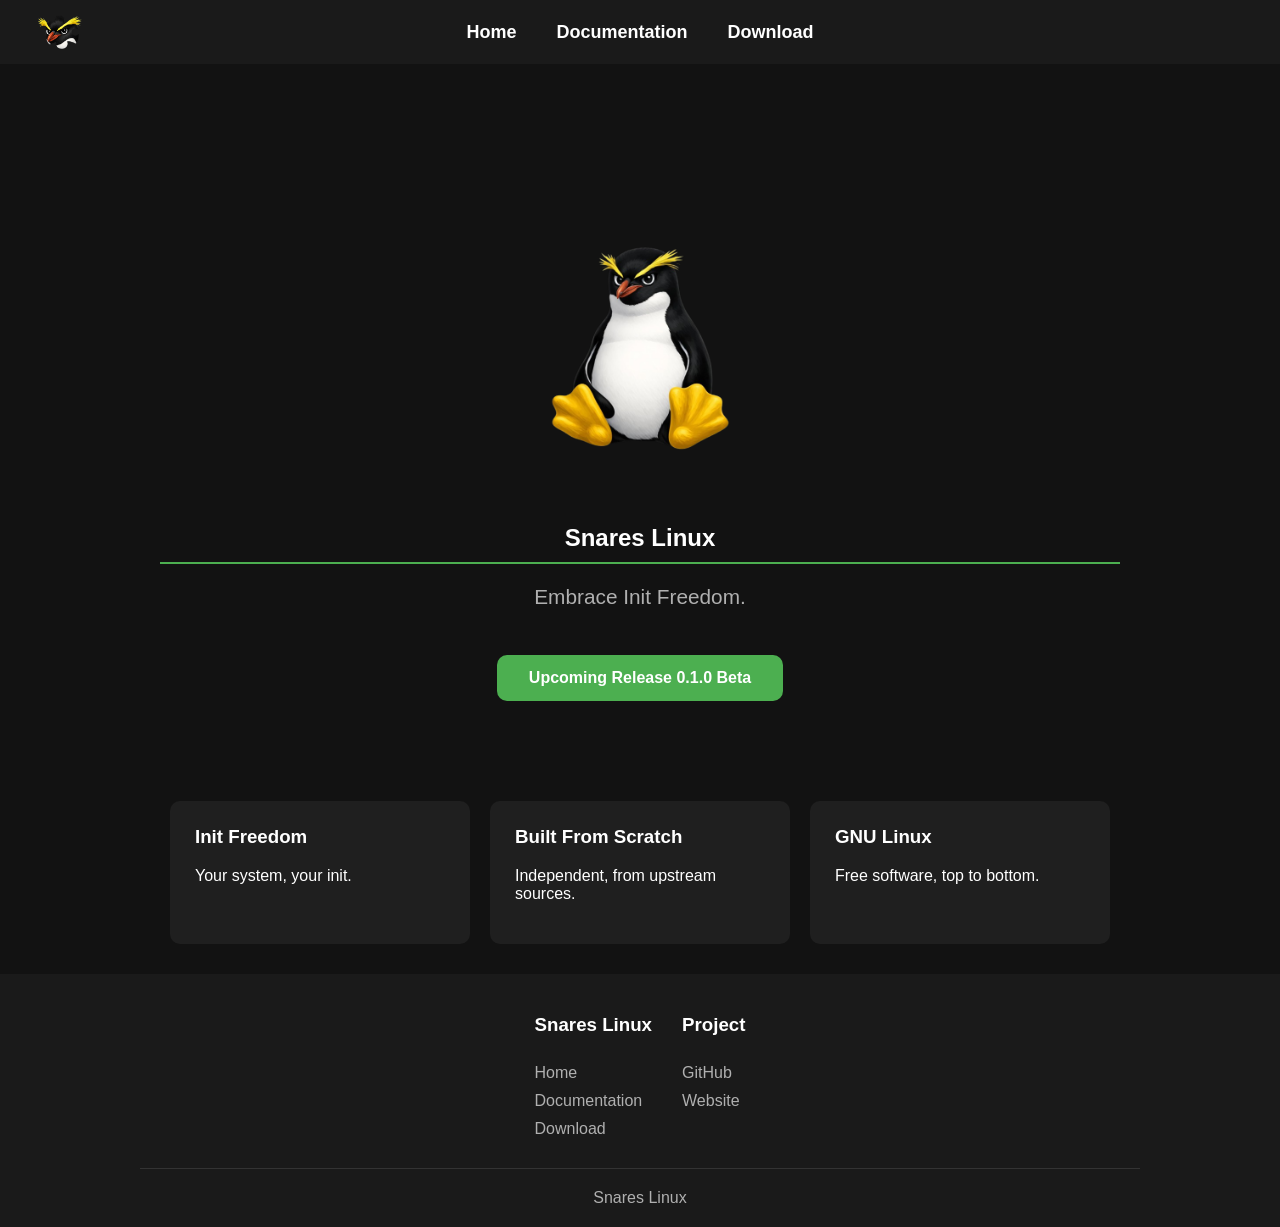
<file: index.html>
<!DOCTYPE html>
<html>

<head>

    <title>Snares Linux</title>

    <link rel="stylesheet" href="css/style.css">

    <link rel="icon" type="image/png" href="favicon.png">
</head>

<body>

    <div class="navbar">

        <div class="navbar-left">
            <img src="images/logo.png" alt="Logo" class="nav-logo">
        </div>

        <div class="navbar-center">
            <a href="index.html">Home</a>
            <a href="documentation.html">Documentation</a>
            <a href="download.html">Download</a>
        </div>

        <div class="navbar-right"></div>

    </div>

    <div class="content">

        <section class="hero">

            <img src="images/SnaresMascot.png" alt="Snares Linux Logo" class="hero-logo">

            <h1>Snares Linux</h1>

            <p>
                Embrace Init Freedom.
            </p>

            <a href="download.html" class="download-button">Upcoming Release 0.1.0 Beta</a>

        </section>

        <section class="features">

            <div class="feature-card">

                <h3>Init Freedom</h3>

                <p>
                    Your system, your init.
                </p>
            </div>

            <div class="feature-card">

                <h3>Built From Scratch</h3>

                <p>
                    Independent, from upstream sources.
                </p>
            </div>

            <div class="feature-card">

                <h3>GNU Linux</h3>

                <p>
                    Free software, top to bottom.
                </p>
            </div>
        </section>
    </div>

    <footer class="footer">
        <div class="footer-links">
            <div>
                <h3>Snares Linux</h3>
                <a href="index.html">Home</a>
                <a href="documentation.html">Documentation</a>
                <a href="download.html">Download</a>
            </div>
            <div>
                <h3>Project</h3>
                <a href="https://github.com/snareslinux">GitHub</a>
                <a href="https://snareslinux.github.io">Website</a>
            </div>
        </div>

        <p class="footer-bottom">
            Snares Linux
        </p>
    </footer>
</body>

</html>
</file>
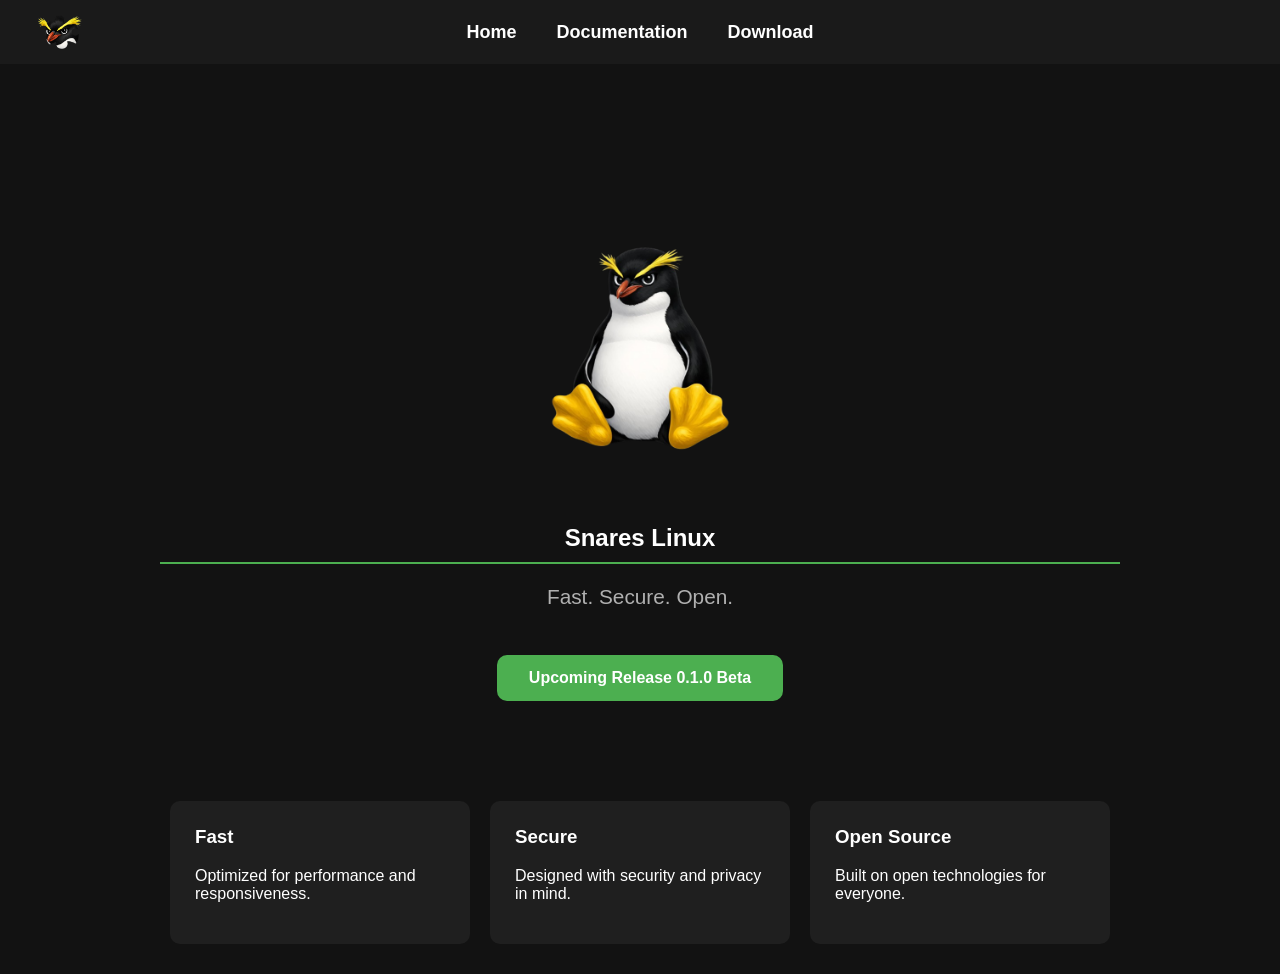
<file: docs/index.html>
<!DOCTYPE html>
<html>

<head>

    <title>Snares Linux</title>

    <link rel="stylesheet" href="css/style.css">
</head>

<body>

    <div class="navbar">

        <div class="navbar-left">
            <img src="images/logo.png" alt="Logo" class="nav-logo">
        </div>

        <div class="navbar-center">
            <a href="index.html">Home</a>
            <a href="documentation.html">Documentation</a>
            <a href="download.html">Download</a>
        </div>

        <div class="navbar-right"></div>

    </div>

    <div class="content">

        <section class="hero">

            <img src="images/SnaresMascot.png" alt="Snares Linux Logo" class="hero-logo">

            <h1>Snares Linux</h1>

            <p>
                Fast. Secure. Open.
            </p>

            <a href="download.html" class="download-button">Upcoming Release 0.1.0 Beta</a>

        </section>

        <section class="features">

            <div class="feature-card">

                <h3>Fast</h3>

                <p>
                    Optimized for performance and responsiveness.
                </p>
            </div>

            <div class="feature-card">

                <h3>Secure</h3>

                <p>
                    Designed with security and privacy in mind.
                </p>
            </div>

            <div class="feature-card">

                <h3>Open Source</h3>

                <p>
                    Built on open technologies for everyone.
                </p>
            </div>
        </section>
    </div>
</body>

</html>
</file>
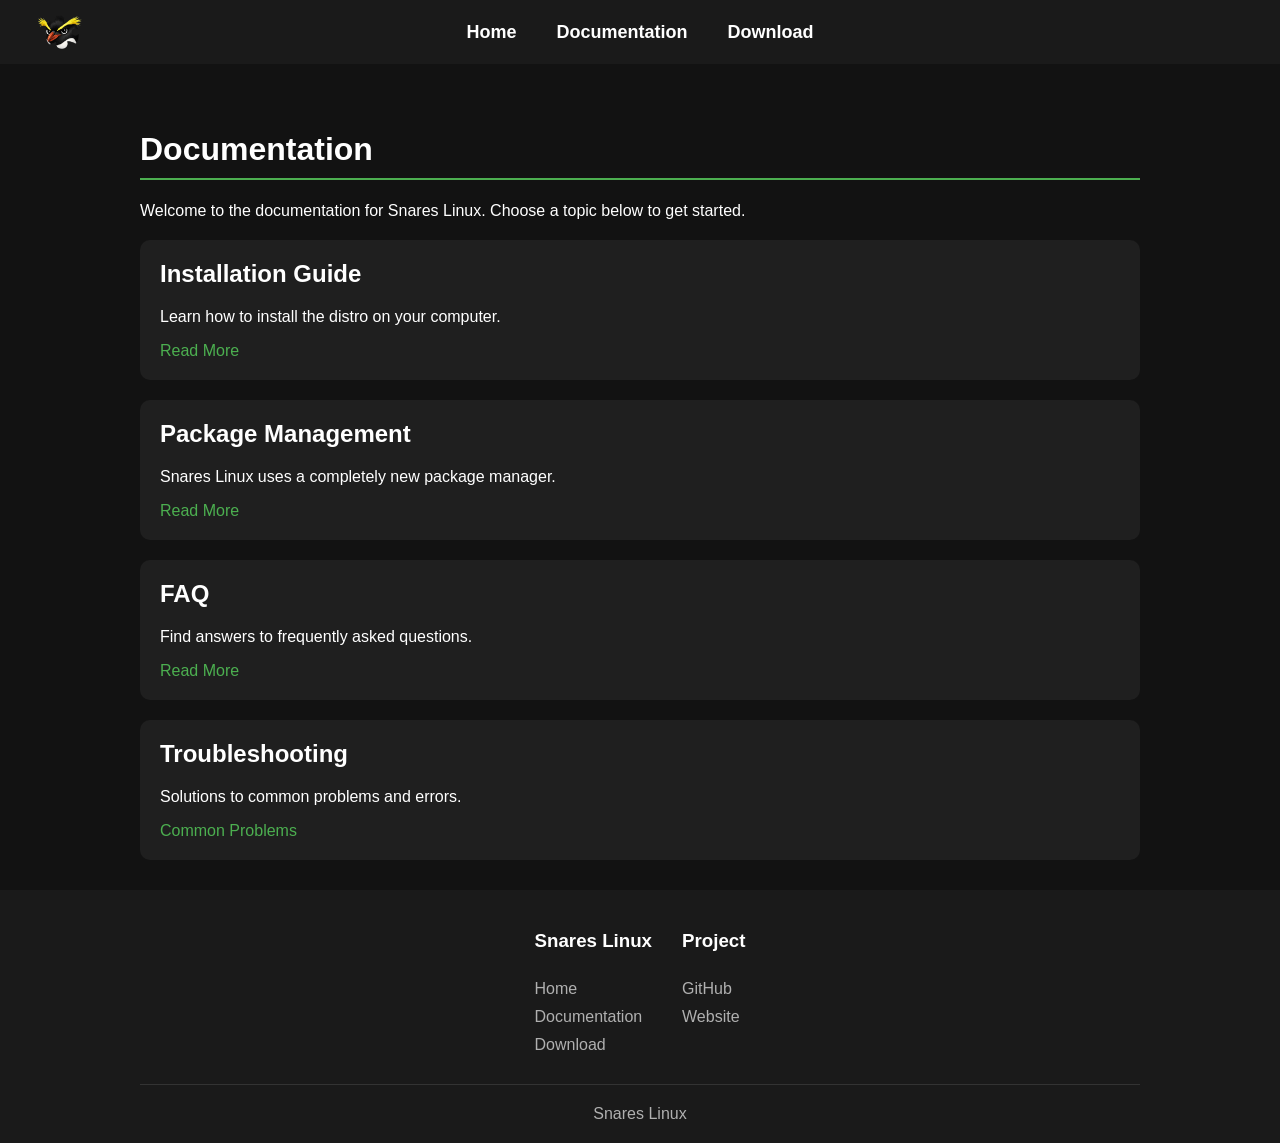
<file: documentation.html>
<!DOCTYPE html>
<html>

<head>
    <title>Documentation - Snares Linux</title>

    <link rel="stylesheet" href="css/style.css">

    <link rel="icon" type="image/png" href="favicon.png">
</head>

<body>
    <div class="navbar">

        <div class="navbar-left">
            <img src="images/logo.png" alt="Logo" class="nav-logo">
        </div>

        <div class="navbar-center">
            <a href="index.html">Home</a>
            <a href="documentation.html">Documentation</a>
            <a href="download.html">Download</a>
        </div>

        <div class="navbar-right"></div>

    </div>

    <div class="content">
        <h1>Documentation</h1>

        <p>
            Welcome to the documentation for Snares Linux.
            Choose a topic below to get started.
        </p>

        <div class="doc-card">
            <h2>Installation Guide</h2>
            <p>Learn how to install the distro on your computer.</p>
            <a href="documentation/installation-guide.html">Read More</a>
        </div>

        <div class="doc-card">
            <h2>Package Management</h2>
            <p>Snares Linux uses a completely new package manager.</p>
            <a href="documentation/spk.html">Read More</a>
        </div>

        <div class="doc-card">
            <h2>FAQ</h2>
            <p>Find answers to frequently asked questions.</p>
            <a href="documentation/faq.html">Read More</a>
        </div>

        <div class="doc-card">
            <h2>Troubleshooting</h2>
            <p>Solutions to common problems and errors.</p>
            <a href="documentation/common-problems.html">Common Problems</a>
        </div>

    </div>

    <footer class="footer">
        <div class="footer-links">
            <div>
                <h3>Snares Linux</h3>
                <a href="index.html">Home</a>
                <a href="documentation.html">Documentation</a>
                <a href="download.html">Download</a>
            </div>
            <div>
                <h3>Project</h3>
                <a href="https://github.com/snareslinux">GitHub</a>
                <a href="https://snareslinux.github.io">Website</a>
            </div>
        </div>

        <p class="footer-bottom">
            Snares Linux
        </p>
    </footer>
</body>

</html>
</file>
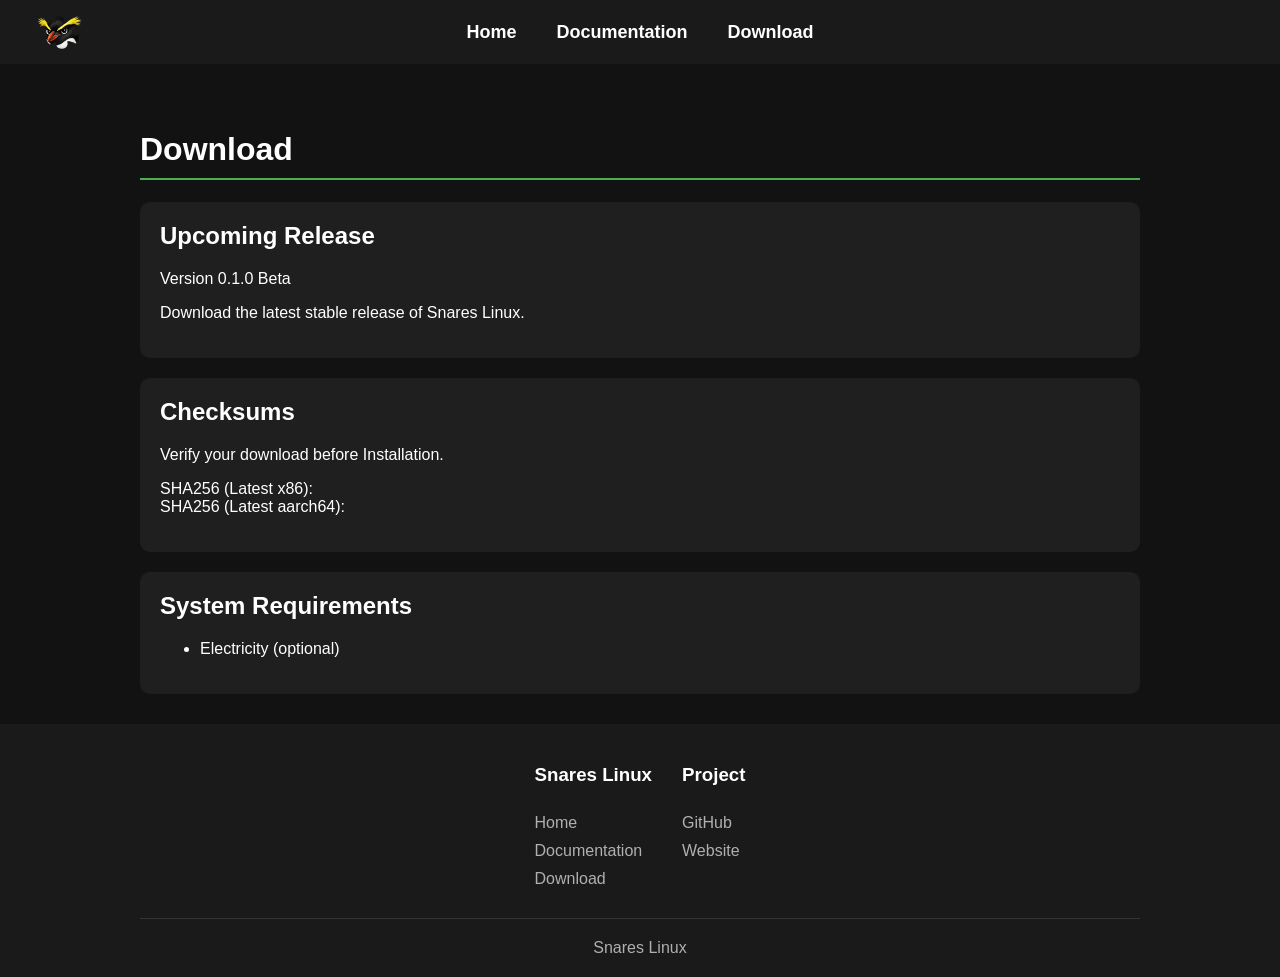
<file: download.html>
<!DOCTYPE html>
<html>

<head>
    <title>Download - Snares Linux</title>

    <link rel="stylesheet" href="css/style.css">

    <link rel="icon" type="image/png" href="favicon.png">
</head>

<body>

    <div class="navbar">

        <div class="navbar-left">
            <img src="images/logo.png" alt="Logo" class="nav-logo">
        </div>

        <div class="navbar-center">
            <a href="index.html">Home</a>
            <a href="documentation.html">Documentation</a>
            <a href="download.html">Download</a>
        </div>

        <div class="navbar-right"></div>

    </div>
    <div class="content">
        <h1>Download</h1>

        <div class="doc-card">
            <h2>Upcoming Release</h2>
            <p>Version 0.1.0 Beta</p>

            <p>
                Download the latest stable release of Snares Linux.
            </p>

            <!--<a href="#">Download ISO (x86)</a><br>
            <a href="#">Download ISO (aarch64)</a><br>-->

        </div>

        <div class="doc-card">
            <h2>Checksums</h2>

            <p>
                Verify your download before Installation.
            </p>

            <p>
                SHA256 (Latest x86):<br>
                SHA256 (Latest aarch64):<br>
            </p>
        </div>

        <div class="doc-card">
            <h2>System Requirements</h2>

            <ul>
                <li>Electricity (optional)</li>
            </ul>
        </div>
    </div>

    <footer class="footer">
        <div class="footer-links">
            <div>
                <h3>Snares Linux</h3>
                <a href="index.html">Home</a>
                <a href="documentation.html">Documentation</a>
                <a href="download.html">Download</a>
            </div>
            <div>
                <h3>Project</h3>
                <a href="https://github.com/snareslinux">GitHub</a>
                <a href="https://snareslinux.github.io">Website</a>
            </div>
        </div>

        <p class="footer-bottom">
            Snares Linux
        </p>
    </footer>
</body>

</html>
</file>
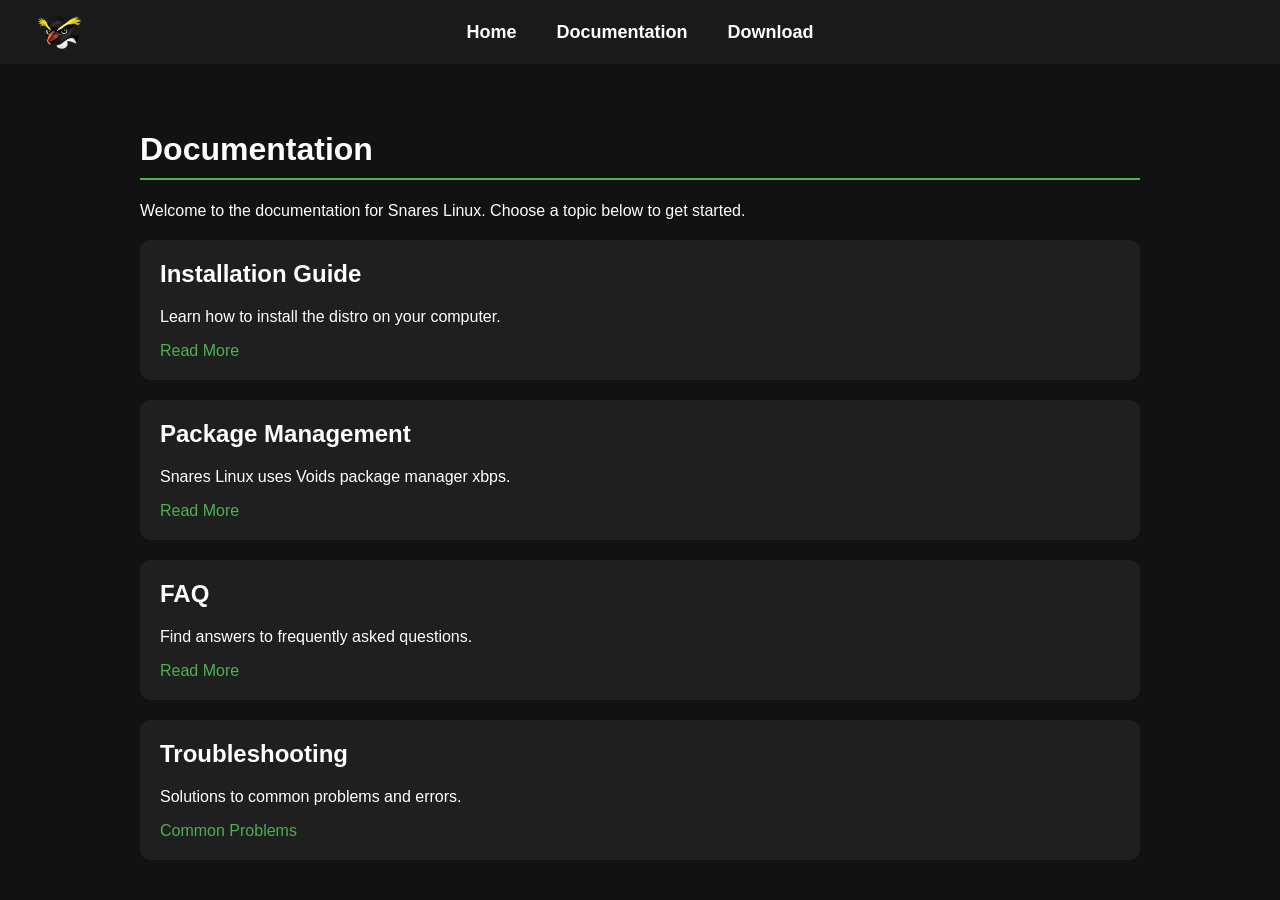
<file: docs/documentation.html>
<!DOCTYPE html>
<html>

<head>
    <title>Documentation - Snares Linux</title>

    <link rel="stylesheet" href="css/style.css">
</head>

<body>
    <div class="navbar">

        <div class="navbar-left">
            <img src="images/logo.png" alt="Logo" class="nav-logo">
        </div>

        <div class="navbar-center">
            <a href="index.html">Home</a>
            <a href="documentation.html">Documentation</a>
            <a href="download.html">Download</a>
        </div>

        <div class="navbar-right"></div>

    </div>

    <div class="content">
        <h1>Documentation</h1>

        <p>
            Welcome to the documentation for Snares Linux.
            Choose a topic below to get started.
        </p>

        <div class="doc-card">
            <h2>Installation Guide</h2>
            <p>Learn how to install the distro on your computer.</p>
            <a href="documentation/installation-guide.html">Read More</a>
        </div>

        <div class="doc-card">
            <h2>Package Management</h2>
            <p>Snares Linux uses Voids package manager xbps.</p>
            <a href="https://docs.voidlinux.org/xbps/index.html" R>Read More</a>
        </div>

        <div class="doc-card">
            <h2>FAQ</h2>
            <p>Find answers to frequently asked questions.</p>
            <a href="documentation/faq.html">Read More</a>
        </div>

        <div class="doc-card">
            <h2>Troubleshooting</h2>
            <p>Solutions to common problems and errors.</p>
            <a href="documentation/common-problems.html">Common Problems</a>
        </div>

    </div>
</body>

</html>
</file>
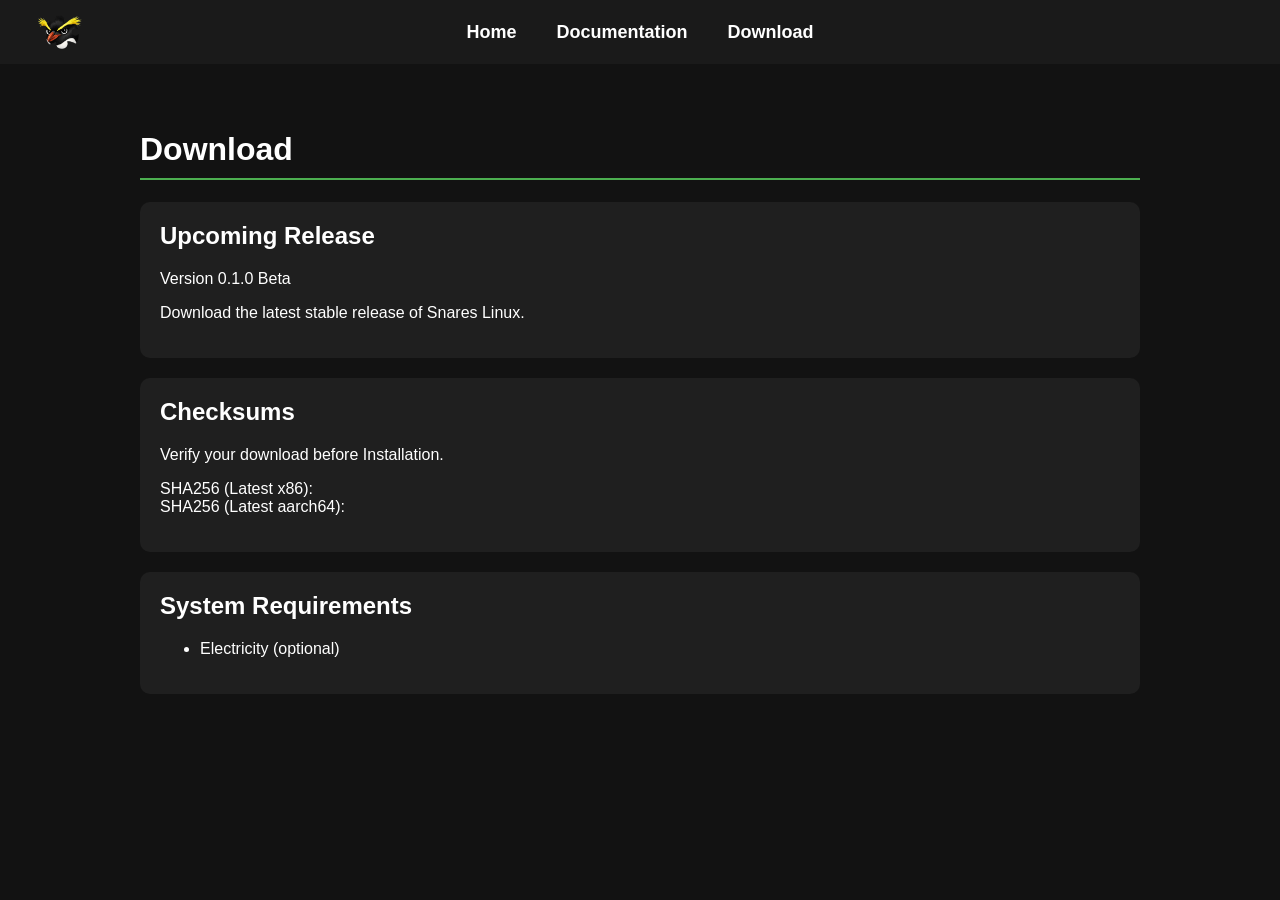
<file: docs/download.html>
<!DOCTYPE html>
<html>

<head>
    <title>Download - Snares Linux</title>

    <link rel="stylesheet" href="css/style.css">
</head>

<body>

    <div class="navbar">

        <div class="navbar-left">
            <img src="images/logo.png" alt="Logo" class="nav-logo">
        </div>

        <div class="navbar-center">
            <a href="index.html">Home</a>
            <a href="documentation.html">Documentation</a>
            <a href="download.html">Download</a>
        </div>

        <div class="navbar-right"></div>

    </div>
    <div class="content">
        <h1>Download</h1>

        <div class="doc-card">
            <h2>Upcoming Release</h2>
            <p>Version 0.1.0 Beta</p>

            <p>
                Download the latest stable release of Snares Linux.
            </p>

            <!--<a href="#">Download ISO (x86)</a><br>
            <a href="#">Download ISO (aarch64)</a><br>-->

        </div>

        <div class="doc-card">
            <h2>Checksums</h2>

            <p>
                Verify your download before Installation.
            </p>

            <p>
                SHA256 (Latest x86):<br>
                SHA256 (Latest aarch64):<br>
            </p>
        </div>

        <div class="doc-card">
            <h2>System Requirements</h2>

            <ul>
                <li>Electricity (optional)</li>
            </ul>
        </div>
    </div>
</body>

</html>
</file>
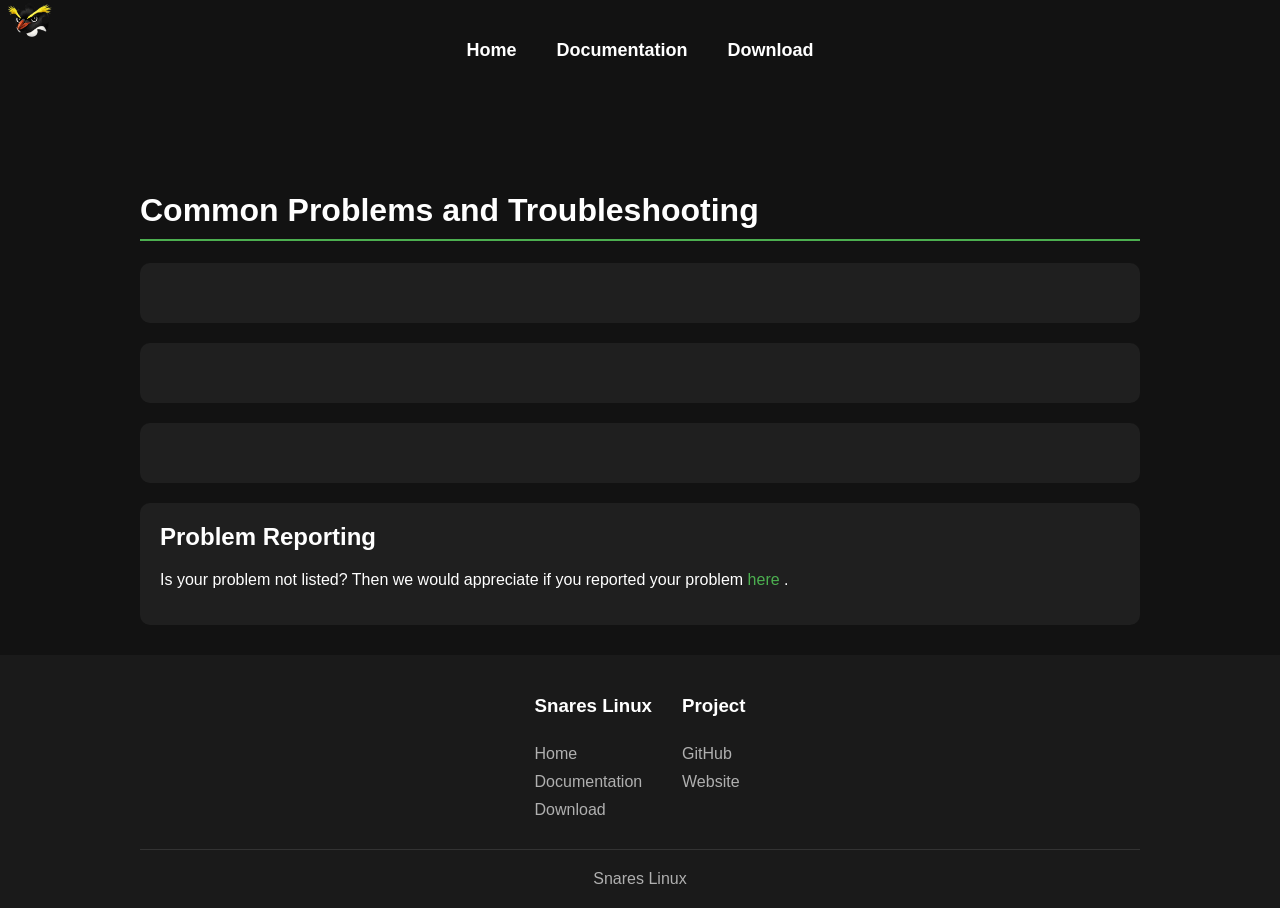
<file: documentation/common-problems.html>
<!DOCTYPE html>
<html>

<head>
    <title>Common Problems and Troubleshooting - Snares Linux</title>

    <link rel="stylesheet" href="../css/style.css">

    <link rel="icon" type="image/png" href="../favicon.png">
</head>

<body>

    <div class="=" navbar">
        <div class="navbar-left">
            <img src="../images/logo.png" class="nav-logo">
        </div>

        <div class="navbar-center">
            <a href="../index.html">Home</a>
            <a href="../documentation.html">Documentation</a>
            <a href="../download.html">Download</a>
        </div>

        <div class="navbar-right"></div>

    </div>

    <div class="content">

        <h1>Common Problems and Troubleshooting</h1>

        <div class="doc-card">
            <h2></h2>

            <p>
                
            </p>
        </div>

        <div class="doc-card">
            <h2></h2>

            <p>
                
            </p>
        </div>

        <div class="doc-card">
            <h2></h2>
            
            <p>
                
            </p>
        </div>

        <div class="doc-card">
            <h2>Problem Reporting</h2>

            <p>
                Is your problem not listed?
                Then we would appreciate if you reported
                your problem <a href="report.html">here</a> .
            </p>
        </div>
    </div>

    <footer class="footer">
        <div class="footer-links">
            <div>
                <h3>Snares Linux</h3>
                <a href="index.html">Home</a>
                <a href="documentation.html">Documentation</a>
                <a href="download.html">Download</a>
            </div>
            <div>
                <h3>Project</h3>
                <a href="https://github.com/snareslinux">GitHub</a>
                <a href="https://snareslinux.github.io">Website</a>
            </div>
        </div>

        <p class="footer-bottom">
            Snares Linux
        </p>
    </footer>
</body>

</html>
</file>
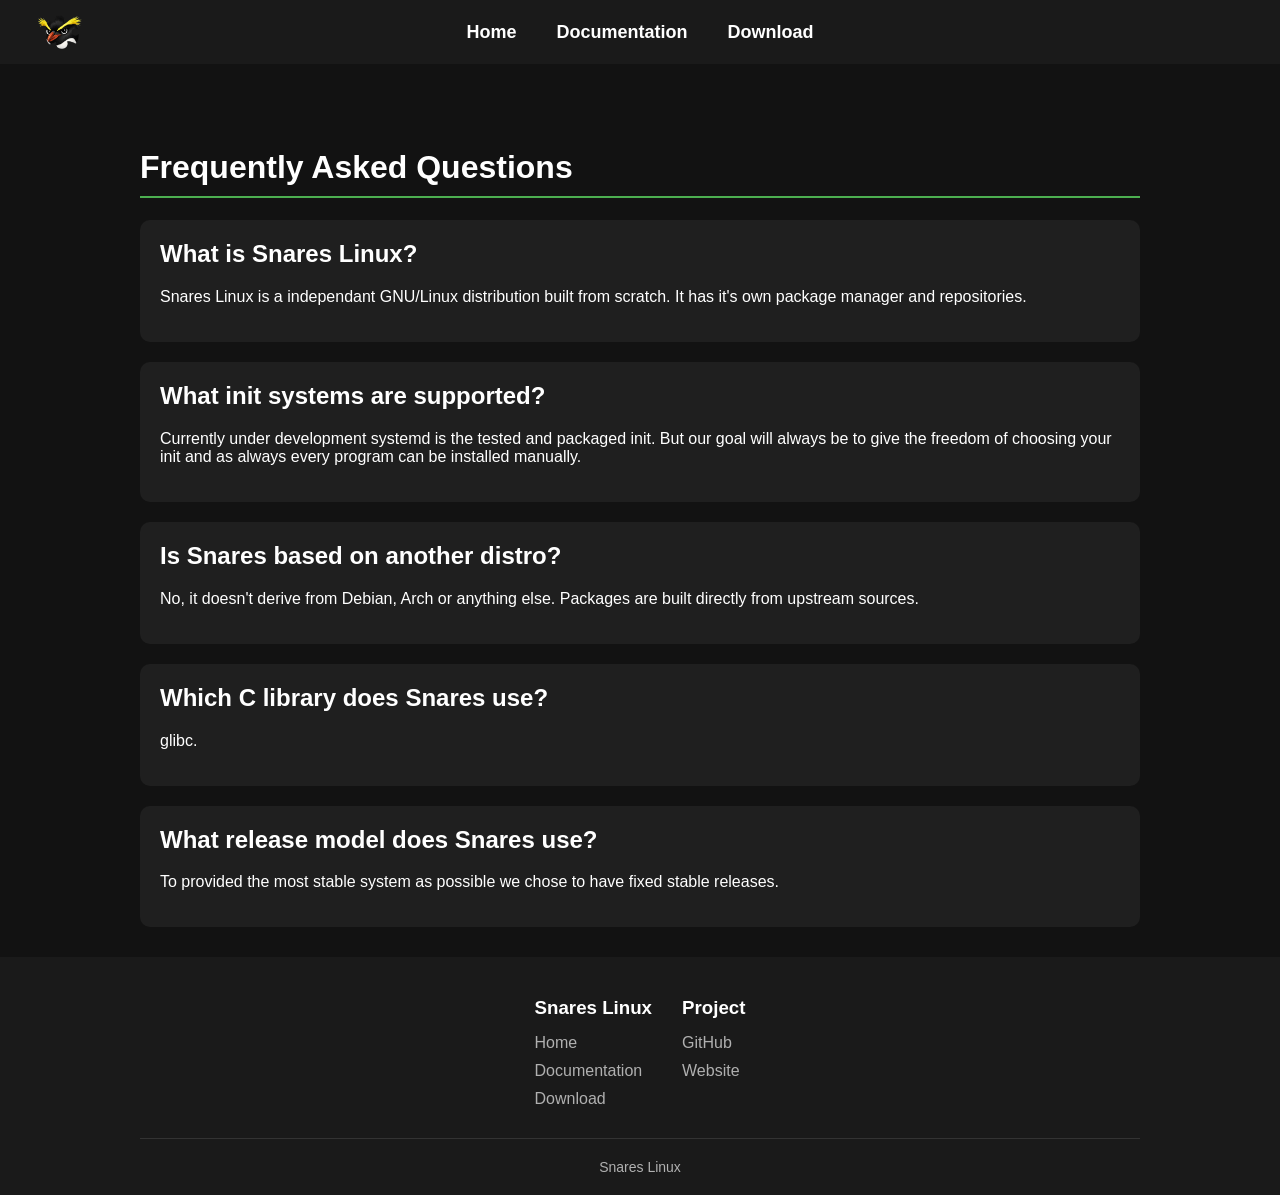
<file: documentation/faq.html>
```html
<!DOCTYPE html>
<html lang="en">

<head>
    <meta charset="UTF-8">
    <meta name="viewport" content="width=device-width, initial-scale=1.0">
    <title>FAQ - Snares Linux</title>

    <link rel="stylesheet" href="../css/style.css">

    <link rel="icon" type="image/png" href="../favicon.png">
</head>

<body>

    <div class="navbar">
        <div class="navbar-left">
            <img src="../images/logo.png" class="nav-logo" alt="Snares Linux Logo">
        </div>

        <div class="navbar-center">
            <a href="../index.html">Home</a>
            <a href="../documentation.html">Documentation</a>
            <a href="../download.html">Download</a>
        </div>

        <div class="navbar-right"></div>
    </div>

    <div class="content">

        <h1>Frequently Asked Questions</h1>

        <div class="doc-card">
            <h2>What is Snares Linux?</h2>

            <p>
                Snares Linux is a independant GNU/Linux distribution built from scratch. It has it's own package manager and repositories.
            </p>
        </div>

        <div class="doc-card">
            <h2>What init systems are supported?</h2>

            <p>
                Currently under development systemd is the tested and packaged init. 
                But our goal will always be to give the freedom of choosing your init and as always every program can be installed manually.
            </p>
        </div>

        <div class="doc-card">
            <h2>Is Snares based on another distro?</h2>

            <p>
                No, it doesn't derive from Debian, Arch or anything else. Packages are built directly from upstream sources.
            </p>
        </div>

        <div class="doc-card">
            <h2>Which C library does Snares use?</h2>

            <p>
                glibc.
            </p>
        </div>

        <div class="doc-card">
            <h2>What release model does Snares use?</h2>

            <p>
                To provided the most stable system as possible we chose to have fixed stable releases.
            </p>
        </div>
    </div>
    
    <footer class="footer">
        <div class="footer-links">
            <div>
                <h3>Snares Linux</h3>
                <a href="index.html">Home</a>
                <a href="documentation.html">Documentation</a>
                <a href="download.html">Download</a>
            </div>
            <div>
                <h3>Project</h3>
                <a href="https://github.com/snareslinux">GitHub</a>
                <a href="https://snareslinux.github.io">Website</a>
            </div>
        </div>

        <p class="footer-bottom">
            Snares Linux
        </p>
    </footer>
</body>

</html>
</file>
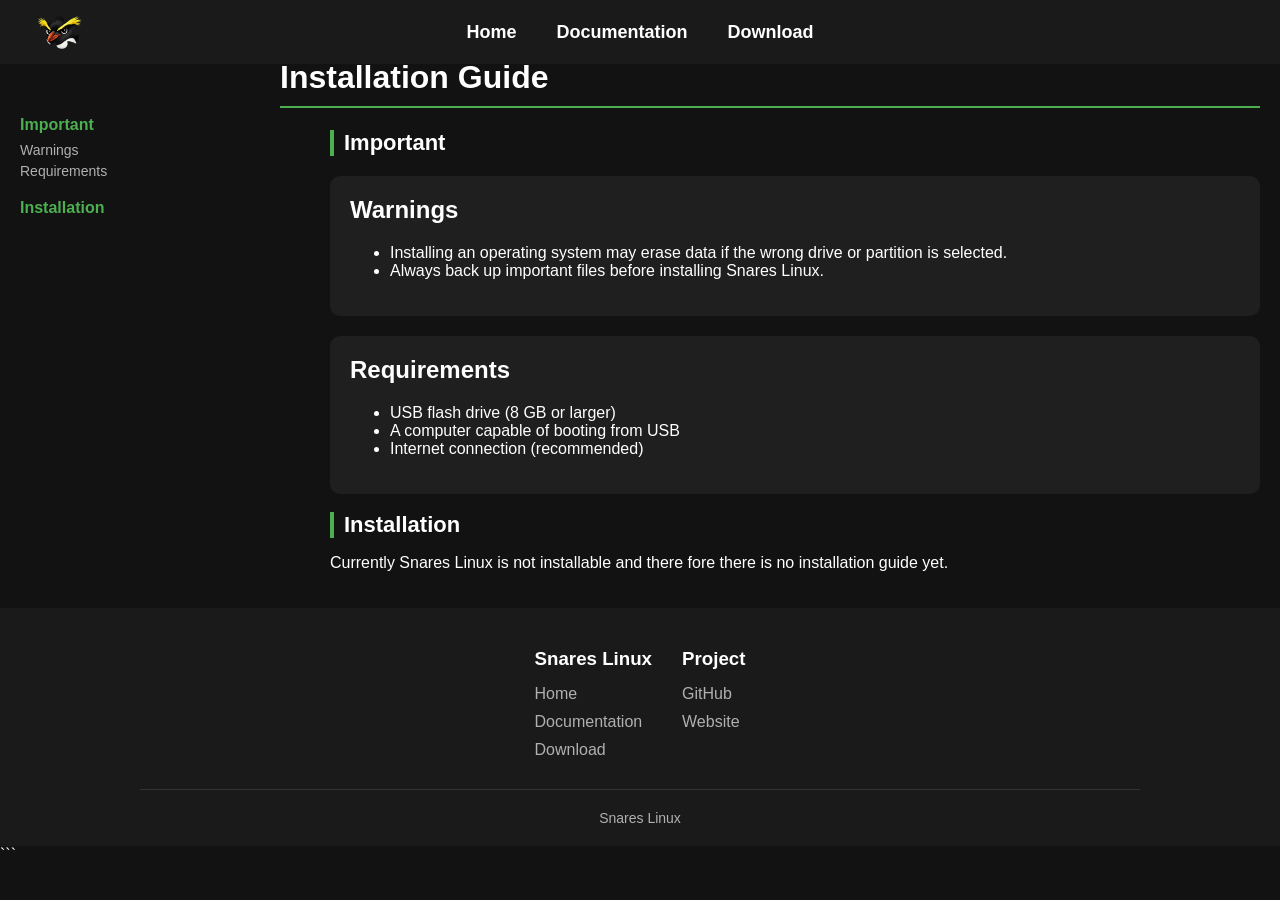
<file: documentation/installation-guide.html>
```html
<!DOCTYPE html>
<html lang="en">

<head>
    <meta charset="UTF-8">
    <meta name="viewport" content="width=device-width, initial-scale=1.0">
    <title>Installation Guide - Snares Linux</title>

    <link rel="stylesheet" href="../css/style.css">
    
    <link rel="icon" type="image/png" href="../favicon.png">
</head>

<body>

    <div class="navbar">
        <div class="navbar-left">
            <img src="../images/logo.png" class="nav-logo" alt="Snares Linux Logo">
        </div>

        <div class="navbar-center">
            <a href="../index.html">Home</a>
            <a href="../documentation.html">Documentation</a>
            <a href="../download.html">Download</a>
        </div>

        <div class="navbar-right"></div>
    </div>

    <div class="doc-layout">

        <aside class="doc-sidebar">

            <div class="folder">
                <p>Important</p>
                <a href="#important-1">Warnings</a>
                <a href="#important-2">Requirements</a>
            </div>

            <div class="folder">
                <p>Installation</p>
                <!--
                <a href="#manual-1">Partitioning</a>
                <a href="#manual-2">Mounting</a>
                <a href="#manual-3">Install Base System</a>
                <a href="#manual-4">Kernel & Bootloader</a>
                <a href="#manual-5">Final Configuration</a>
                -->
            </div>

        </aside>

        <main class="doc-content">

            <h1>Installation Guide</h1>

            <section class="doc-section">

                <h2 class="doc-section-title">Important</h2>

                <div class="doc-card" id="important-1">
                    <h2>Warnings</h2>

                    <ul>
                        <li>Installing an operating system may erase data if the wrong drive or partition is selected.</li>
                        <li>Always back up important files before installing Snares Linux.</li>
                    </ul>
                </div>

                <div class="doc-card" id="important-2">
                    <h2>Requirements</h2>

                    <ul>
                        <li>USB flash drive (8 GB or larger)</li>
                        <li>A computer capable of booting from USB</li>
                        <li>Internet connection (recommended)</li>
                    </ul>
                </div>

            </section>

            <section class="doc-section">

                <h2 class="doc-section-title">Installation</h2>

                <p>Currently Snares Linux is not installable and there fore there is no installation guide yet.</p>

            </section>

        </main>

    </div>

    <footer class="footer">
        <div class="footer-links">
            <div>
                <h3>Snares Linux</h3>
                <a href="index.html">Home</a>
                <a href="documentation.html">Documentation</a>
                <a href="download.html">Download</a>
            </div>
            <div>
                <h3>Project</h3>
                <a href="https://github.com/snareslinux">GitHub</a>
                <a href="https://snareslinux.github.io">Website</a>
            </div>
        </div>

        <p class="footer-bottom">
            Snares Linux
        </p>
    </footer>
</body>

</html>
```
</file>
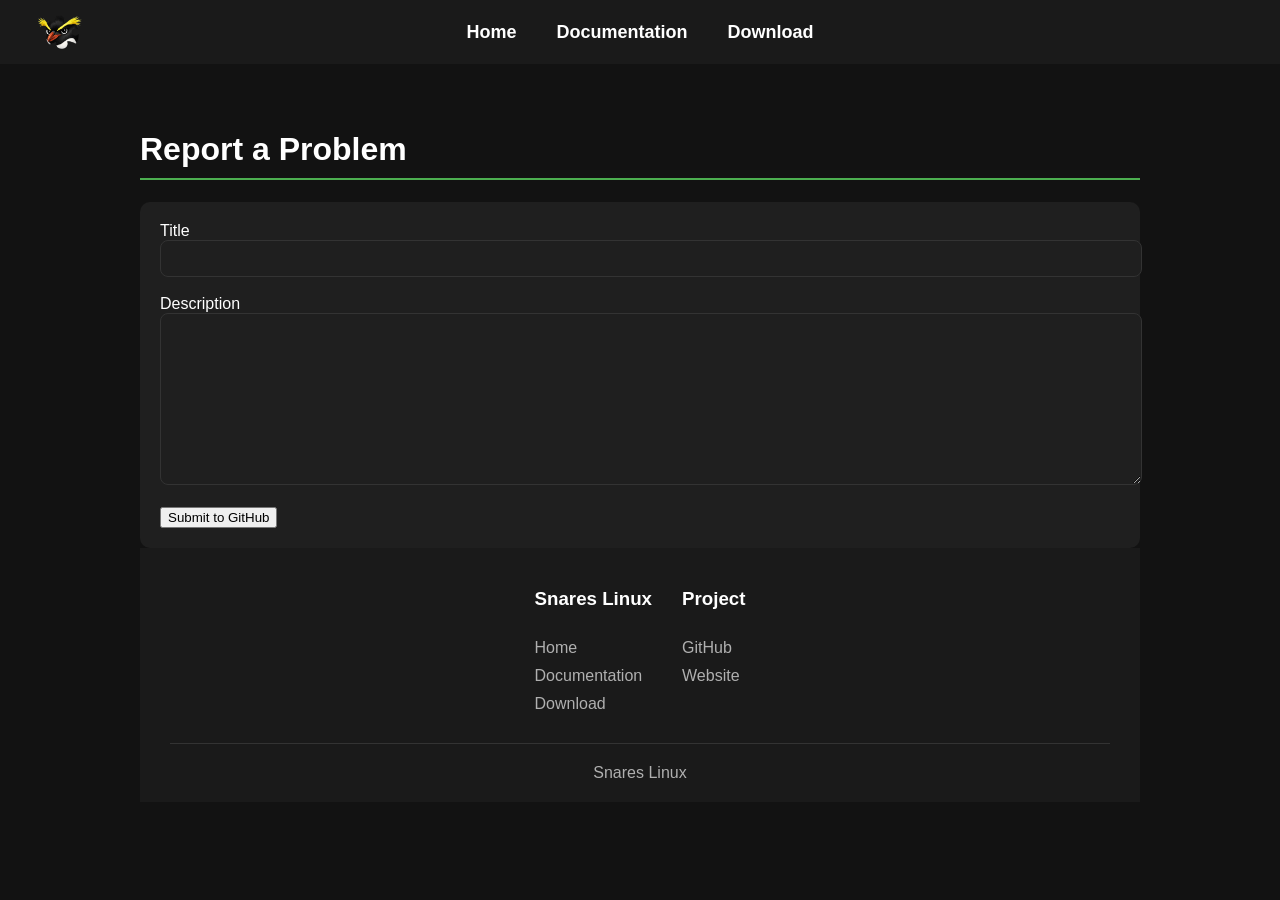
<file: documentation/report.html>
<!DOCTYPE html>
<html>
<head>
    <title>Report Issue - Snares Linux</title>
    <link rel="stylesheet" href="../css/style.css">
    <link rel="icon" type="image/png" href="../favicon.png">
</head>

<body>

<div class="navbar">
    <div class="navbar-left">
        <img src="../images/logo.png" class="nav-logo">
    </div>

    <div class="navbar-center">
        <a href="../index.html">Home</a>
        <a href="../documentation.html">Documentation</a>
        <a href="../download.html">Download</a>
    </div>

    <div class="navbar-right"></div>
</div>

<div class="content">

    <h1>Report a Problem</h1>

    <div class="doc-card">

        <form id="reportForm">

            <label>Title</label><br>
            <input type="text" id="title" style="width:100%"><br><br>

            <label>Description</label><br>
            <textarea id="desc" style="width:100%; height:150px"></textarea><br><br>

            <button type="submit">Submit to GitHub</button>

        </form>

    </div>

    <footer class="footer">
        <div class="footer-links">
            <div>
                <h3>Snares Linux</h3>
                <a href="index.html">Home</a>
                <a href="documentation.html">Documentation</a>
                <a href="download.html">Download</a>
            </div>
            <div>
                <h3>Project</h3>
                <a href="https://github.com/snareslinux">GitHub</a>
                <a href="https://snareslinux.github.io">Website</a>
            </div>
        </div>

        <p class="footer-bottom">
            Snares Linux
        </p>
    </footer>
</div>

<script>
document.getElementById("reportForm").addEventListener("submit", function(e) {
    e.preventDefault();

    const title = encodeURIComponent(document.getElementById("title").value);
    const desc = encodeURIComponent(document.getElementById("desc").value);

    const url =
        "https://github.com/snareslinux/snareslinux.github.io/issues/new" +
        "?title=" + title +
        "&body=" + desc;

    window.open(url, "_blank");
});
</script>

</body>
</html>
</file>
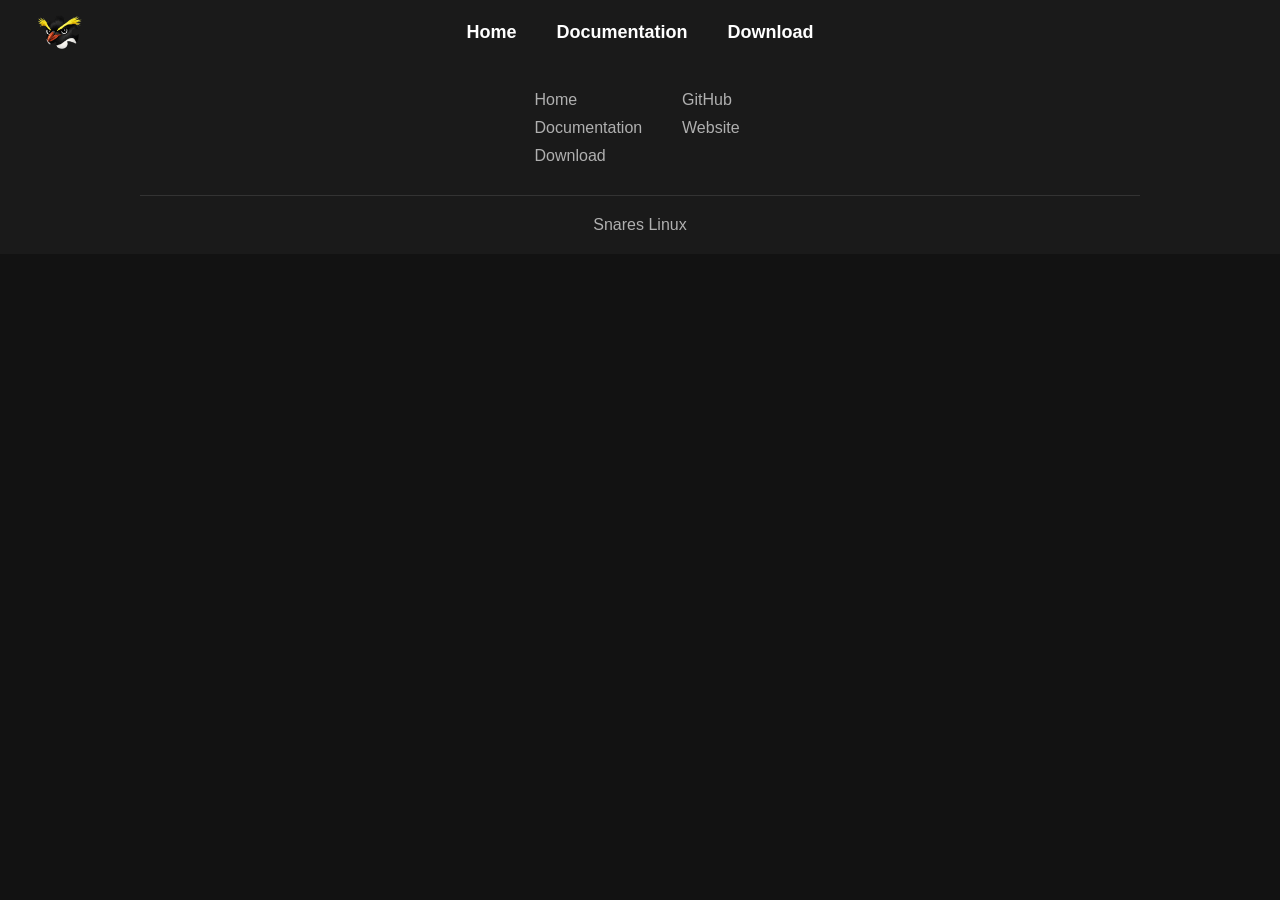
<file: documentation/spk.html>
<!DOCTYPE html>
<html>
<head>
    <title>SPK Documentation - Snares Linux</title>
    <link rel="stylesheet" href="../css/style.css">
    <link rel="icon" type="image/png" href="../favicon.png">
</head>

<body>

    <div class="navbar">
        <div class="navbar-left">
            <img src="../images/logo.png" class="nav-logo">
        </div>

        <div class="navbar-center">
            <a href="../index.html">Home</a>
            <a href="../documentation.html">Documentation</a>
            <a href="../download.html">Download</a>
        </div>

        <div class="navbar-right"></div>
    </div>

    <footer class="footer">
        <div class="footer-links">
            <div>
                <h3>Snares Linux</h3>
                <a href="index.html">Home</a>
                <a href="documentation.html">Documentation</a>
                <a href="download.html">Download</a>
            </div>
            <div>
                <h3>Project</h3>
                <a href="https://github.com/snareslinux">GitHub</a>
                <a href="https://snareslinux.github.io">Website</a>
            </div>
        </div>

        <p class="footer-bottom">
            Snares Linux
        </p>
    </footer>
</body>
</file>
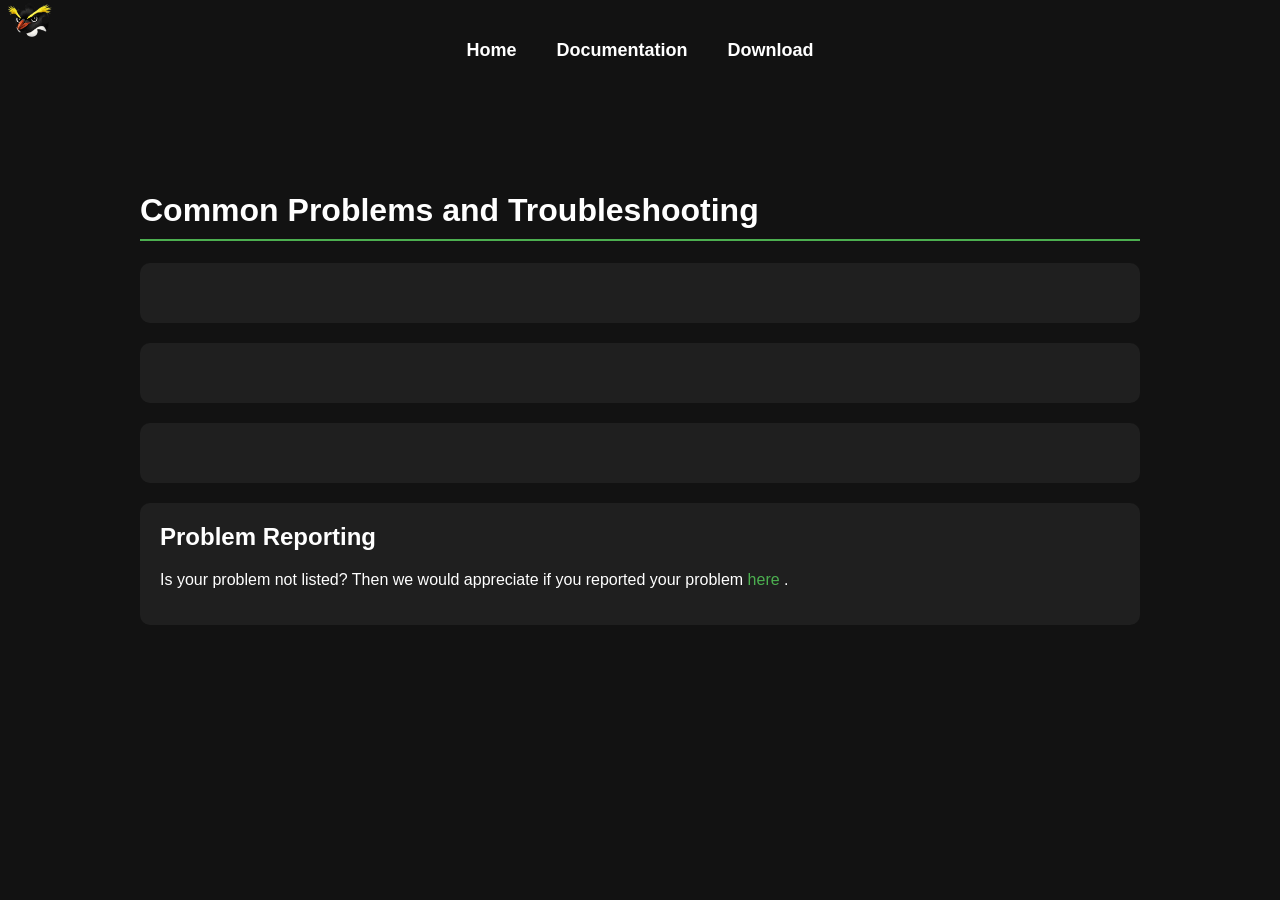
<file: docs/documentation/common-problems.html>
<!DOCTYPE html>
<html>

<head>
    <title>Common Problems and Troubleshooting - Snares Linux</title>

    <link rel="stylesheet" href="../css/style.css">
</head>

<body>

    <div class="=" navbar">
        <div class="navbar-left">
            <img src="../images/logo.png" class="nav-logo">
        </div>

        <div class="navbar-center">
            <a href="../index.html">Home</a>
            <a href="../documentation.html">Documentation</a>
            <a href="../download.html">Download</a>
        </div>

        <div class="navbar-right"></div>

    </div>

    <div class="content">

        <h1>Common Problems and Troubleshooting</h1>

        <div class="doc-card">
            <h2></h2>

            <p>
                
            </p>
        </div>

        <div class="doc-card">
            <h2></h2>

            <p>
                
            </p>
        </div>

        <div class="doc-card">
            <h2></h2>
            
            <p>
                
            </p>
        </div>

        <div class="doc-card">
            <h2>Problem Reporting</h2>

            <p>
                Is your problem not listed?
                Then we would appreciate if you reported
                your problem <a href="report.html">here</a> .
            </p>
        </div>
    </div>

</body>

</html>
</file>
<file: css/style.css>
:root {
    --background: #121212;
    --surface: #1f1f1f;
    --navbar: #1a1a1a;

    --text: #ffffff;
    --text-secondary: #b0b0b0;

    --accent: #4CAF50;
    --accent-hover: #66bb6a;

    --radius: 10px;
    --transition: 0.2s ease;
}

body {
    margin: 0;
    font-family: Arial, sans-serif;
    background-color: var(--background);
    color: var(--text);
}

.navbar {
    position: fixed;
    top: 0;
    width: 100%;
    background-color: var(--navbar);

    display: grid;
    grid-template-columns: 1fr auto 1fr;
    align-items: center;

    padding: 12px 30px;
    z-index: 1000;
    box-sizing: border-box;
}

.navbar-left {
    display: flex;
    align-items: center;
}

.nav-logo {
    height: 40px;
}

.navbar-center {
    display: flex;
    justify-content: center;
    gap: 40px;
}

.navbar-center a {
    color: white;
    text-decoration: none;
    font-size: 18px;
    font-weight: bold;
    transition: color var(--transition);
}

.navbar-center a:hover {
    color: var(--accent);
}

.navbar-right {
    display: flex;
    justify-content: flex-end;
}

.footer {
    background-color: var(--navbar);
    padding: 40px 30px 20px;
    color: var(--text);
}

.footer-links {
    display: flex;
    flex-direction: row;
    justify-content: center;
    flex-wrap: wrap;
    gap: 30px;
    max-width: 1000px;
    margin: 0 auto;
}

.footer-links > div {
    display: flex;
    flex-direction: column;
    gap: 10px;
}

.footer-links h3 {
    margin-top: 0;
    margin-bottom: 5;
}

.footer a {
    color: var(--text-secondary);
    text-decoration: none;
    transition: color var(--transition);
}

.footer a:hover {
    color: var(--text-accent);
}

.footer-bottom {
    max-width: 1000px;
    margin: 30px auto 0;
    padding-top: 20px;
    border-top: 1px solid #333;
    color: var(--text-secondary);
    text-align: center;
    font-size: 14;
}

@media (max-width: 600px) {
    .footer-links {
        justify-content: flex;
        gap: 35px;
    }
}

.content {
    margin-top: 80px;
    padding: 30px;
    max-width: 1000px;
    margin-left: auto;
    margin-right: auto;
}

h1 {
    border-bottom: 2px solid var(--accent);
    padding-bottom: 10px;
}

/* CARDS */
.doc-card {
    background-color: var(--surface);
    padding: 20px;
    margin-top: 20px;
    border-radius: var(--radius);
}

.doc-card h2 {
    margin-top: 0;
}

.doc-card a {
    color: var(--accent);
    text-decoration: none;
}

.doc-card a:hover {
    text-decoration: underline;
}

.hero {
    text-align: center;
    padding: 100px 20px;
}

.hero-logo {
    width: 180px;
    height: auto;
    margin-bottom: 20px;
}

.hero p {
    font-size: 1.3rem;
    color: var(--text-secondary);
}

.download-button {
    display: inline-block;
    margin-top: 25px;
    padding: 14px 32px;
    background: var(--accent);
    color: white;
    text-decoration: none;
    border-radius: var(--radius);
    font-weight: bold;
    transition: var(--transition);
}

.download-button:hover {
    background: var(--accent-hover);
}

.features {
    display: flex;
    gap: 20px;
    justify-content: center;
    flex-wrap: wrap;
}

.feature-card {
    background: var(--surface);
    padding: 25px;
    border-radius: var(--radius);
    width: 250px;
}

.feature-card h3 {
    margin-top: 0;
}

input, textarea, select {
    background-color: var(--surface);
    color: var(--text);
    border: 1px solid #333;
    border-radius: 8px;
    padding: 10px;
    outline: none;
}

input:focus, textarea:focus, select:focus {
    border-color: var(--accent);
}

.doc-layout {
    display: flex;
    align-items: flex-start;
}

.doc-sidebar {
    position: sticky;
    top: 80px;
    width: 220px;
    padding: 20px;
    height: fit-content;
}

.folder {
    margin-bottom: 20px;
}

.folder p {
    font-weight: bold;
    margin-bottom: 8px;
    color: var(--accent);
}

.folder a {
    display: block;
    color: var(--text-secondary);
    text-decoration: none;
    margin: 5px 0;
    font-size: 14px;
}

.folder a:hover {
    color: var(--accent);
}

.doc-content {
    flex: 1;
    padding: 20px;
}

.doc-section {
    margin-left: 50px;
}

.doc-section-title {
    font-size: 22px;
    margin-bottom: 15px;
    padding-left: 10px;
    border-left: 4px solid var(--accent);
    color: var(--text);
}
</file>
<file: docs/css/style.css>
:root {
    --background: #121212;
    --surface: #1f1f1f;
    --navbar: #1a1a1a;

    --text: #ffffff;
    --text-secondary: #b0b0b0;

    --accent: #4CAF50;
    --accent-hover: #66bb6a;

    --radius: 10px;
    --transition: 0.2s ease;
}

body {
    margin: 0;
    font-family: Arial, sans-serif;
    background-color: var(--background);
    color: var(--text);
}

.navbar {
    position: fixed;
    top: 0;
    width: 100%;
    background-color: var(--navbar);

    display: grid;
    grid-template-columns: 1fr auto 1fr;
    align-items: center;

    padding: 12px 30px;
    z-index: 1000;
    box-sizing: border-box;
}

.navbar-left {
    display: flex;
    align-items: center;
}

.nav-logo {
    height: 40px;
}

.navbar-center {
    display: flex;
    justify-content: center;
    gap: 40px;
}

.navbar-center a {
    color: white;
    text-decoration: none;
    font-size: 18px;
    font-weight: bold;
    transition: color var(--transition);
}

.navbar-center a:hover {
    color: var(--accent);
}

.navbar-right {
    display: flex;
    justify-content: flex-end;
}

.content {
    margin-top: 80px;
    padding: 30px;
    max-width: 1000px;
    margin-left: auto;
    margin-right: auto;
}

h1 {
    border-bottom: 2px solid var(--accent);
    padding-bottom: 10px;
}

/* CARDS */
.doc-card {
    background-color: var(--surface);
    padding: 20px;
    margin-top: 20px;
    border-radius: var(--radius);
}

.doc-card h2 {
    margin-top: 0;
}

.doc-card a {
    color: var(--accent);
    text-decoration: none;
}

.doc-card a:hover {
    text-decoration: underline;
}

.hero {
    text-align: center;
    padding: 100px 20px;
}

.hero-logo {
    width: 180px;
    height: auto;
    margin-bottom: 20px;
}

.hero p {
    font-size: 1.3rem;
    color: var(--text-secondary);
}

.download-button {
    display: inline-block;
    margin-top: 25px;
    padding: 14px 32px;
    background: var(--accent);
    color: white;
    text-decoration: none;
    border-radius: var(--radius);
    font-weight: bold;
    transition: var(--transition);
}

.download-button:hover {
    background: var(--accent-hover);
}

.features {
    display: flex;
    gap: 20px;
    justify-content: center;
    flex-wrap: wrap;
}

.feature-card {
    background: var(--surface);
    padding: 25px;
    border-radius: var(--radius);
    width: 250px;
}

.feature-card h3 {
    margin-top: 0;
}

input, textarea, select {
    background-color: var(--surface);
    color: var(--text);
    border: 1px solid #333;
    border-radius: 8px;
    padding: 10px;
    outline: none;
}

input:focus, textarea:focus, select:focus {
    border-color: var(--accent);
}

.doc-layout {
    display: flex;
    align-items: flex-start;
}

.doc-sidebar {
    position: sticky;
    top: 80px;
    width: 220px;
    padding: 20px;
    height: fit-content;
}

.folder {
    margin-bottom: 20px;
}

.folder p {
    font-weight: bold;
    margin-bottom: 8px;
    color: var(--accent);
}

.folder a {
    display: block;
    color: var(--text-secondary);
    text-decoration: none;
    margin: 5px 0;
    font-size: 14px;
}

.folder a:hover {
    color: var(--accent);
}

.doc-content {
    flex: 1;
    padding: 20px;
}

.doc-section {
    margin-left: 50px;
}

.doc-section-title {
    font-size: 22px;
    margin-bottom: 15px;
    padding-left: 10px;
    border-left: 4px solid var(--accent);
    color: var(--text);
}
</file>
